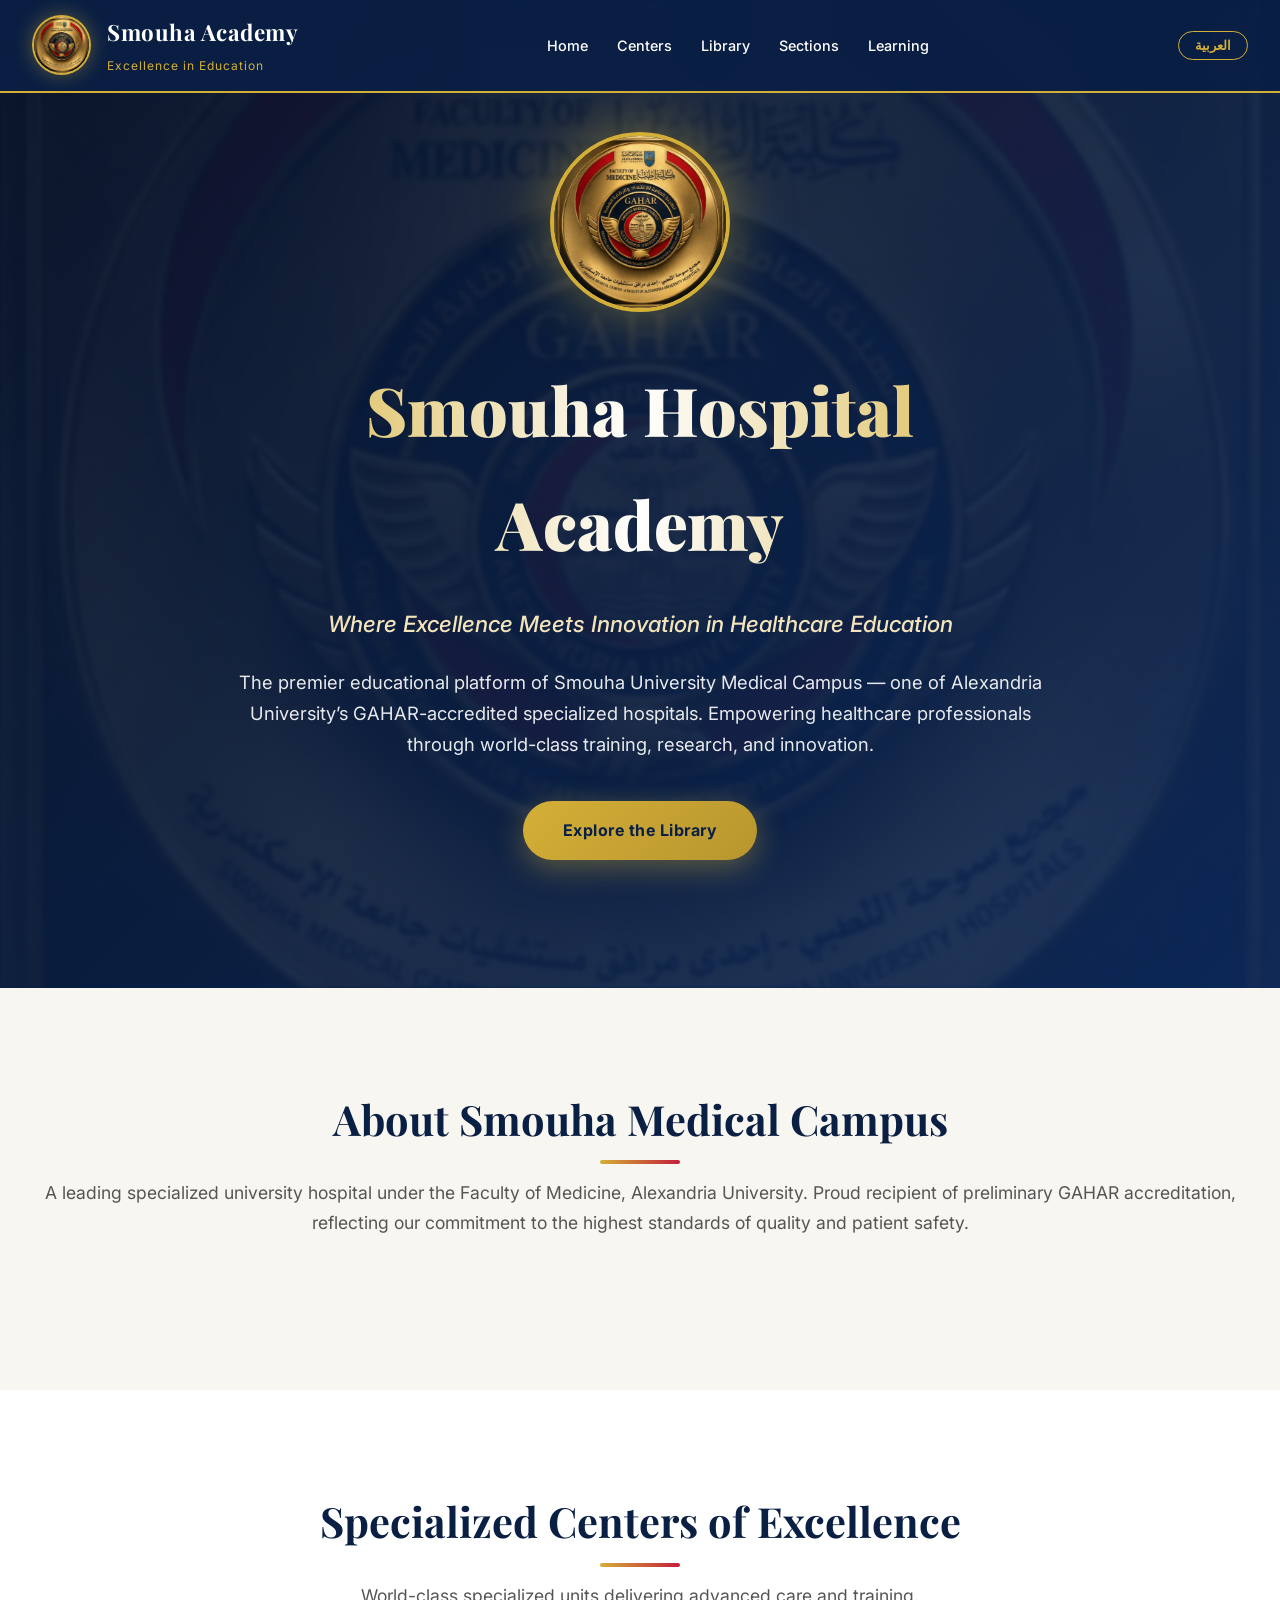
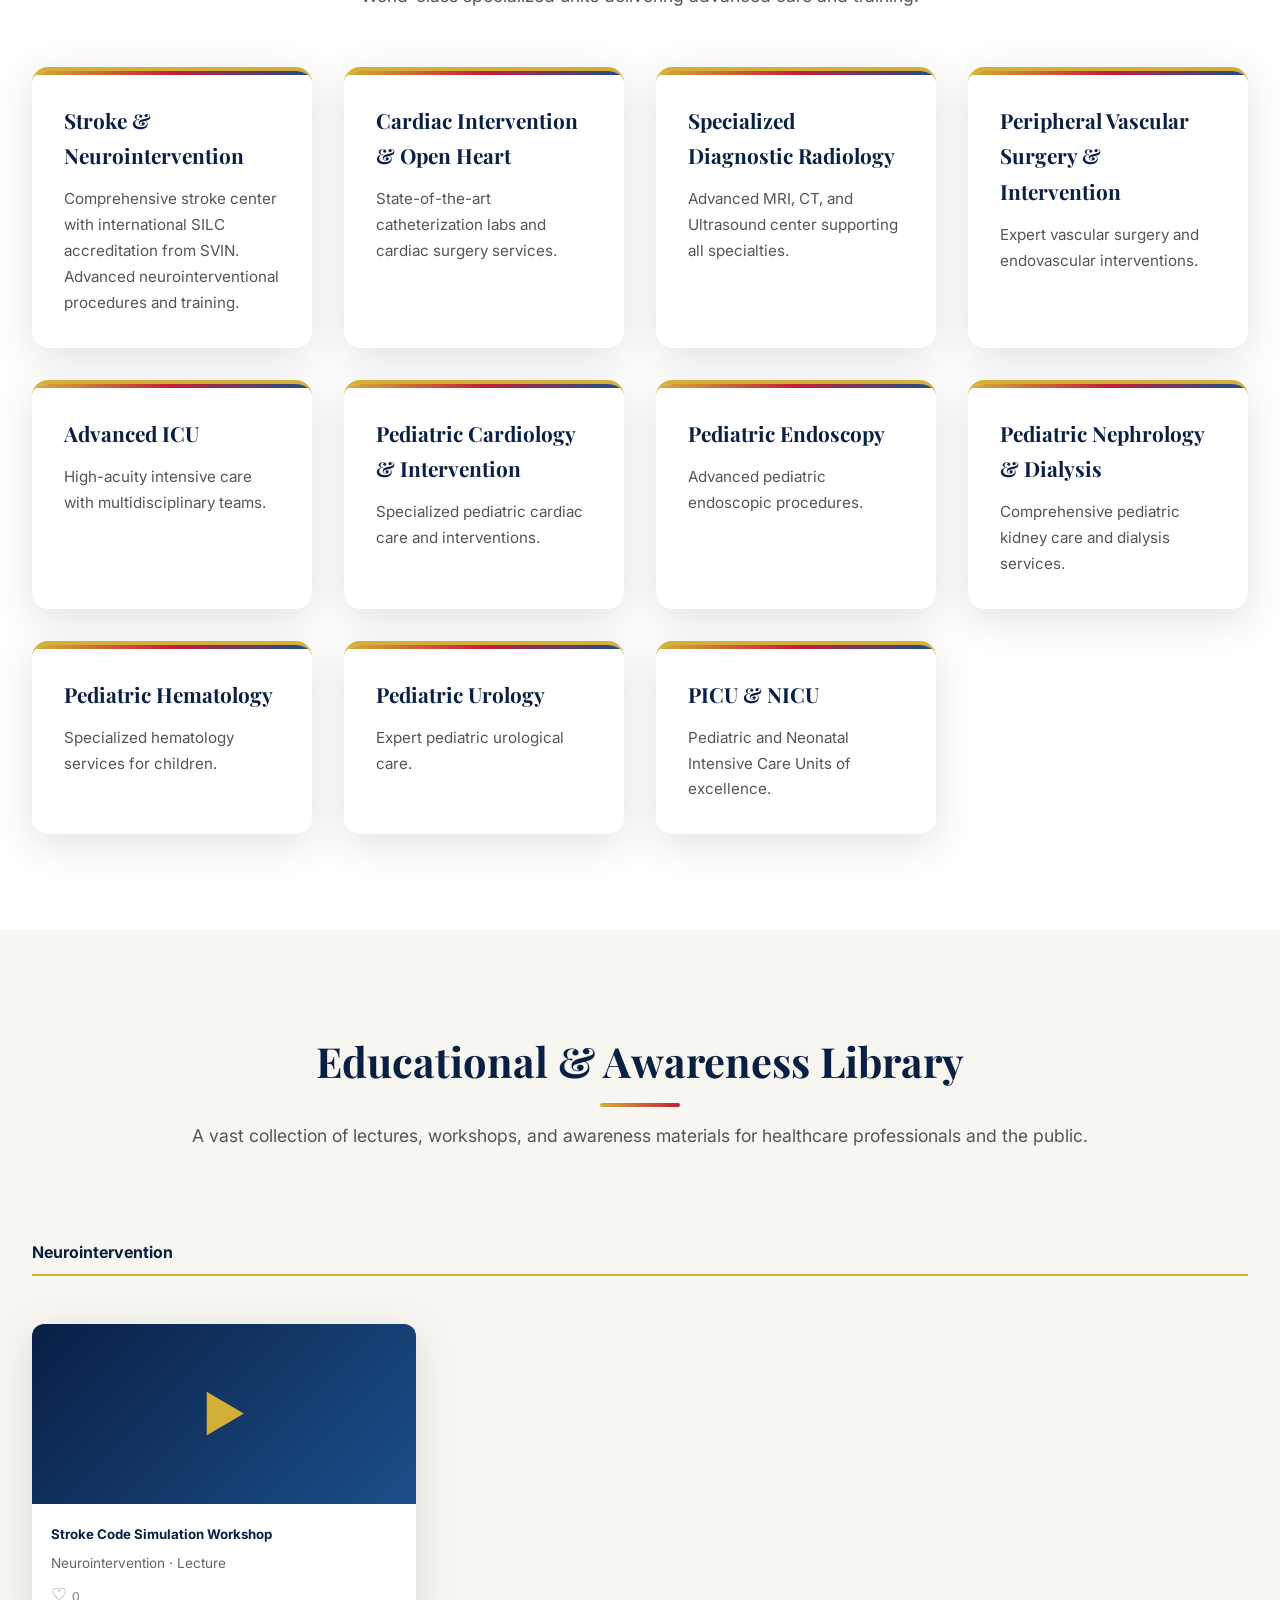
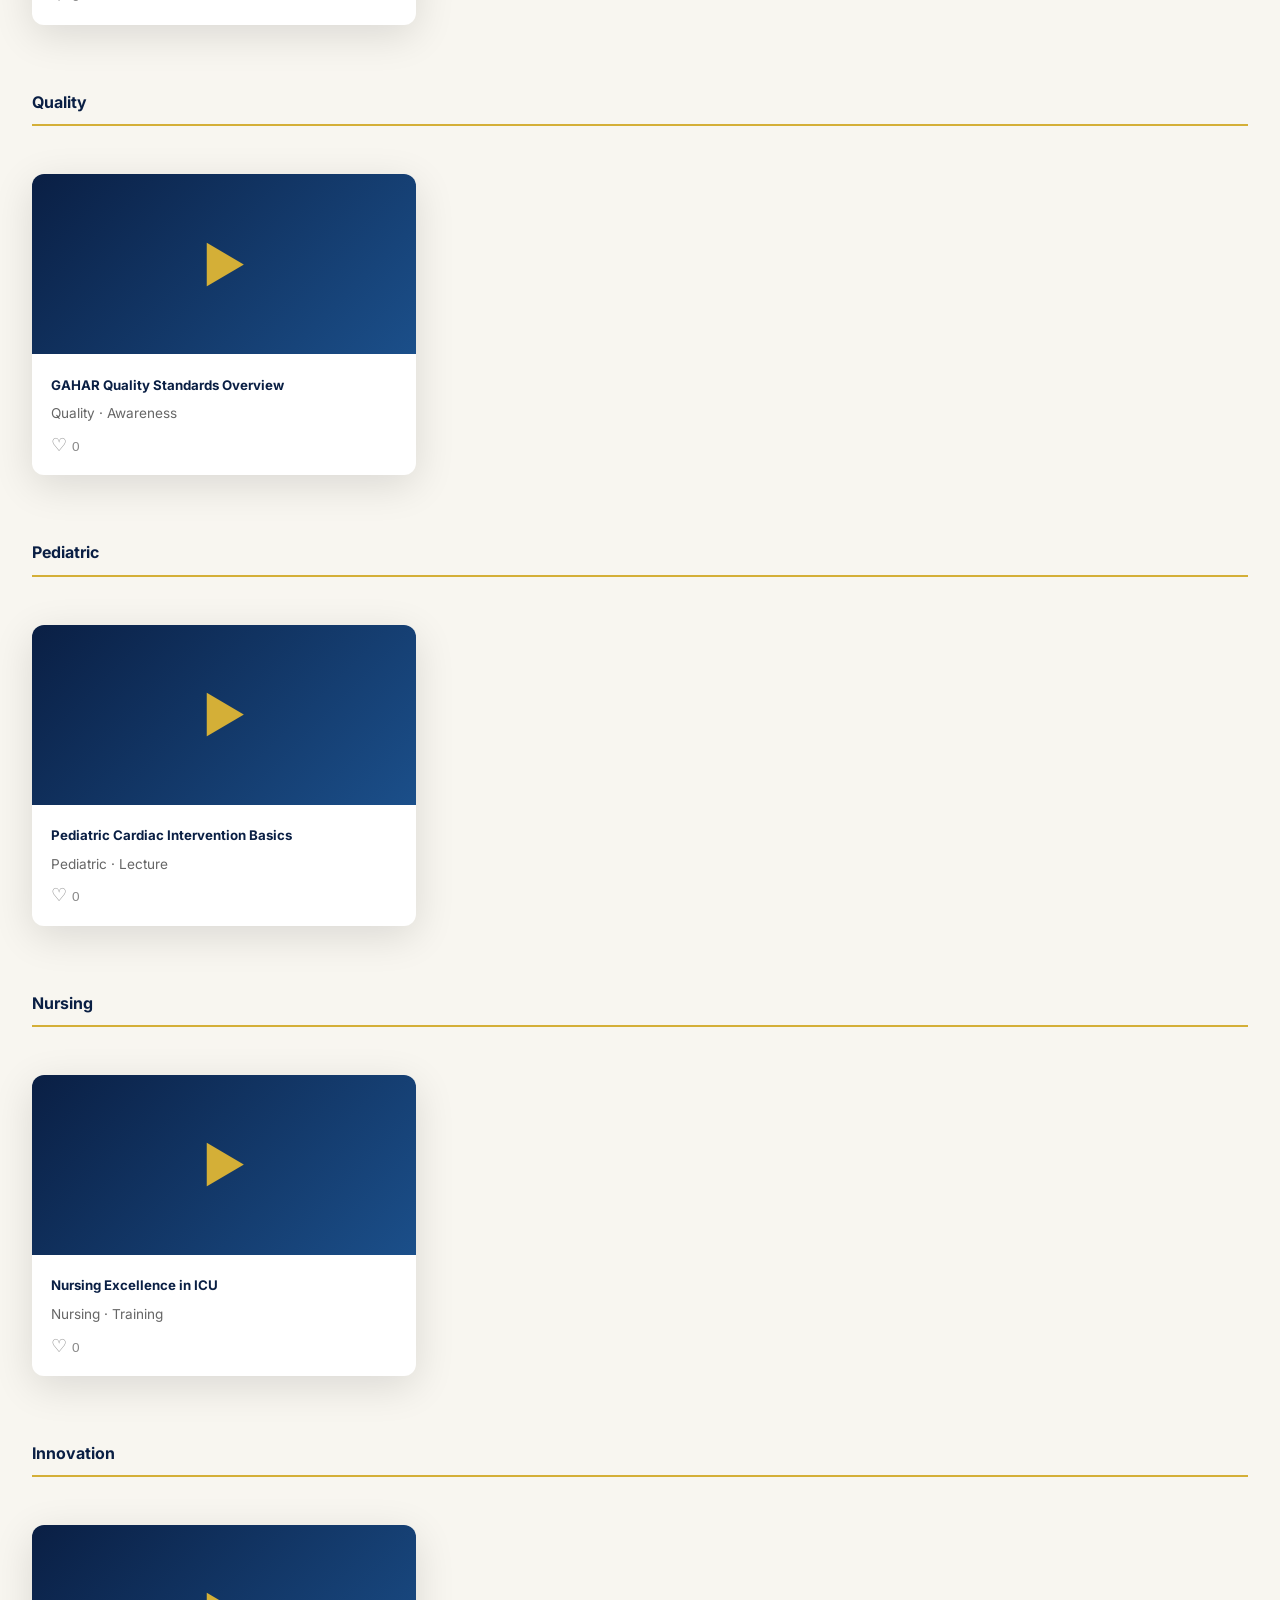
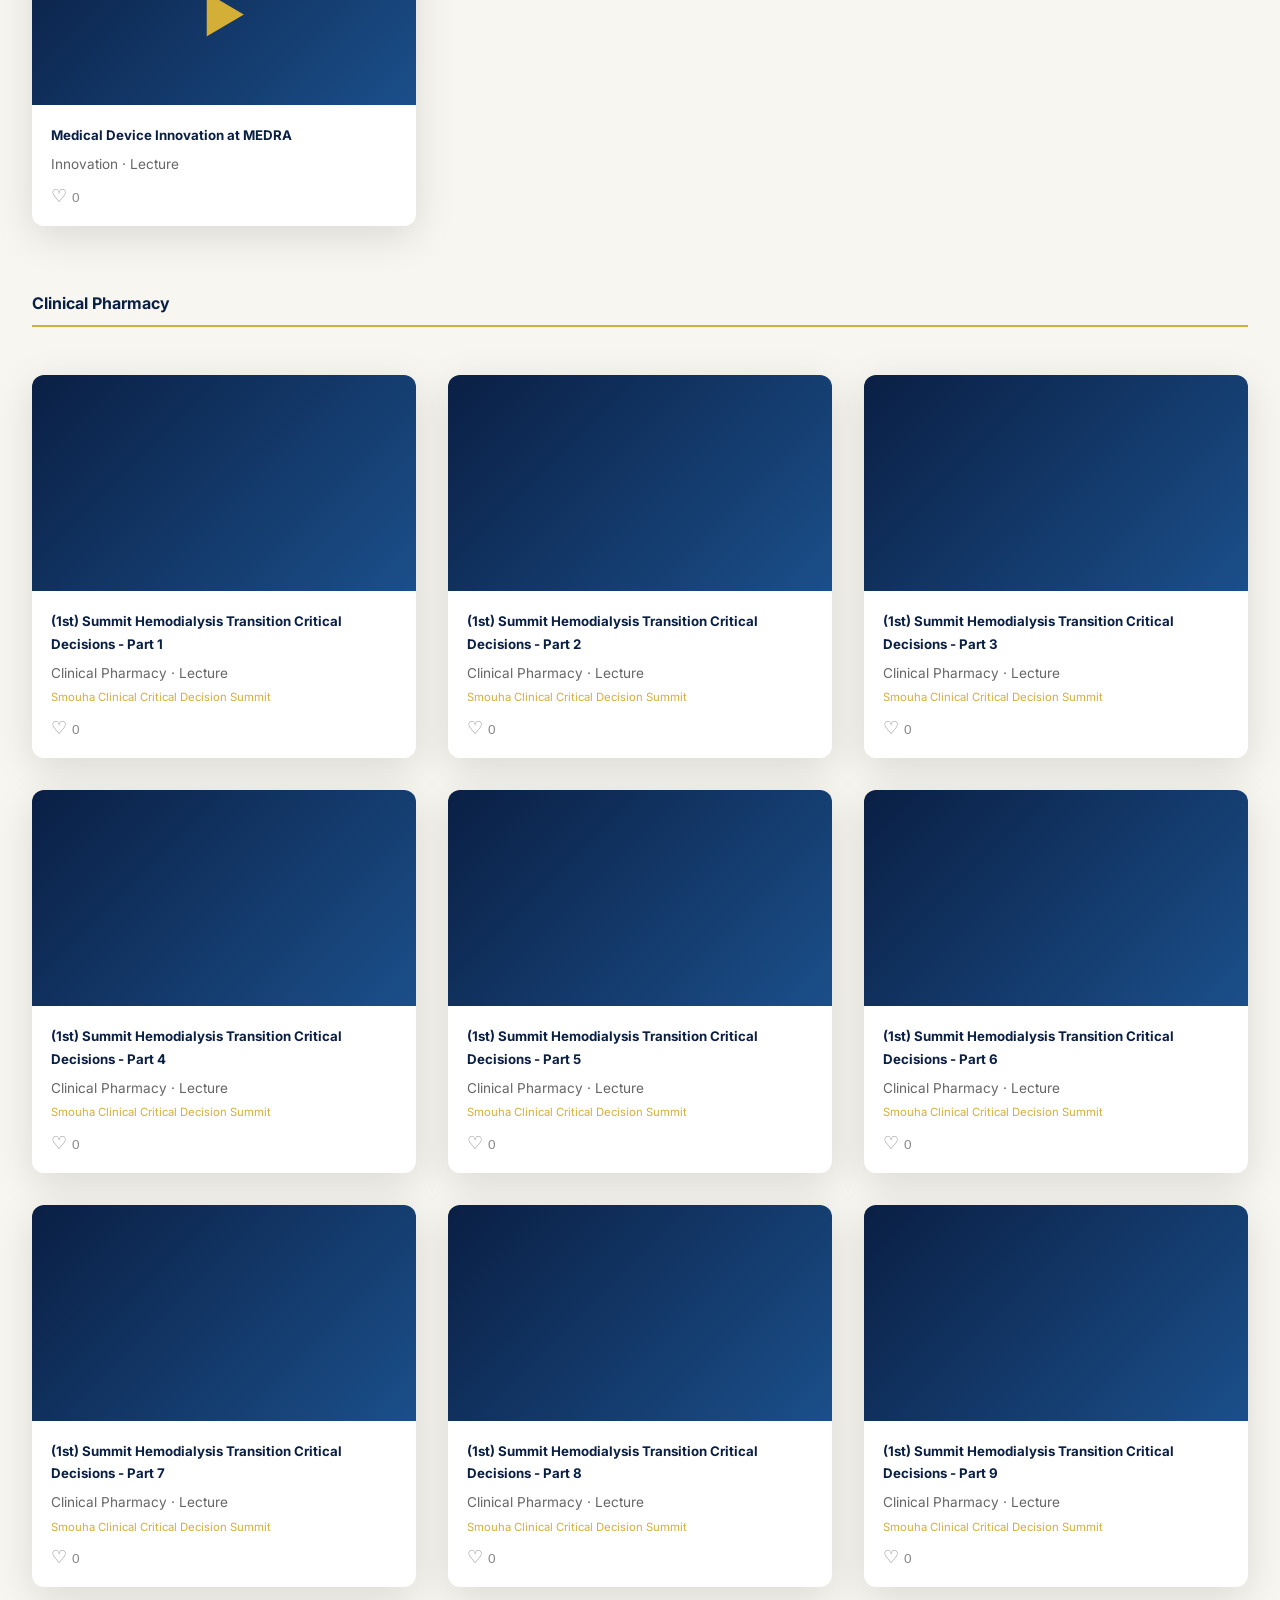
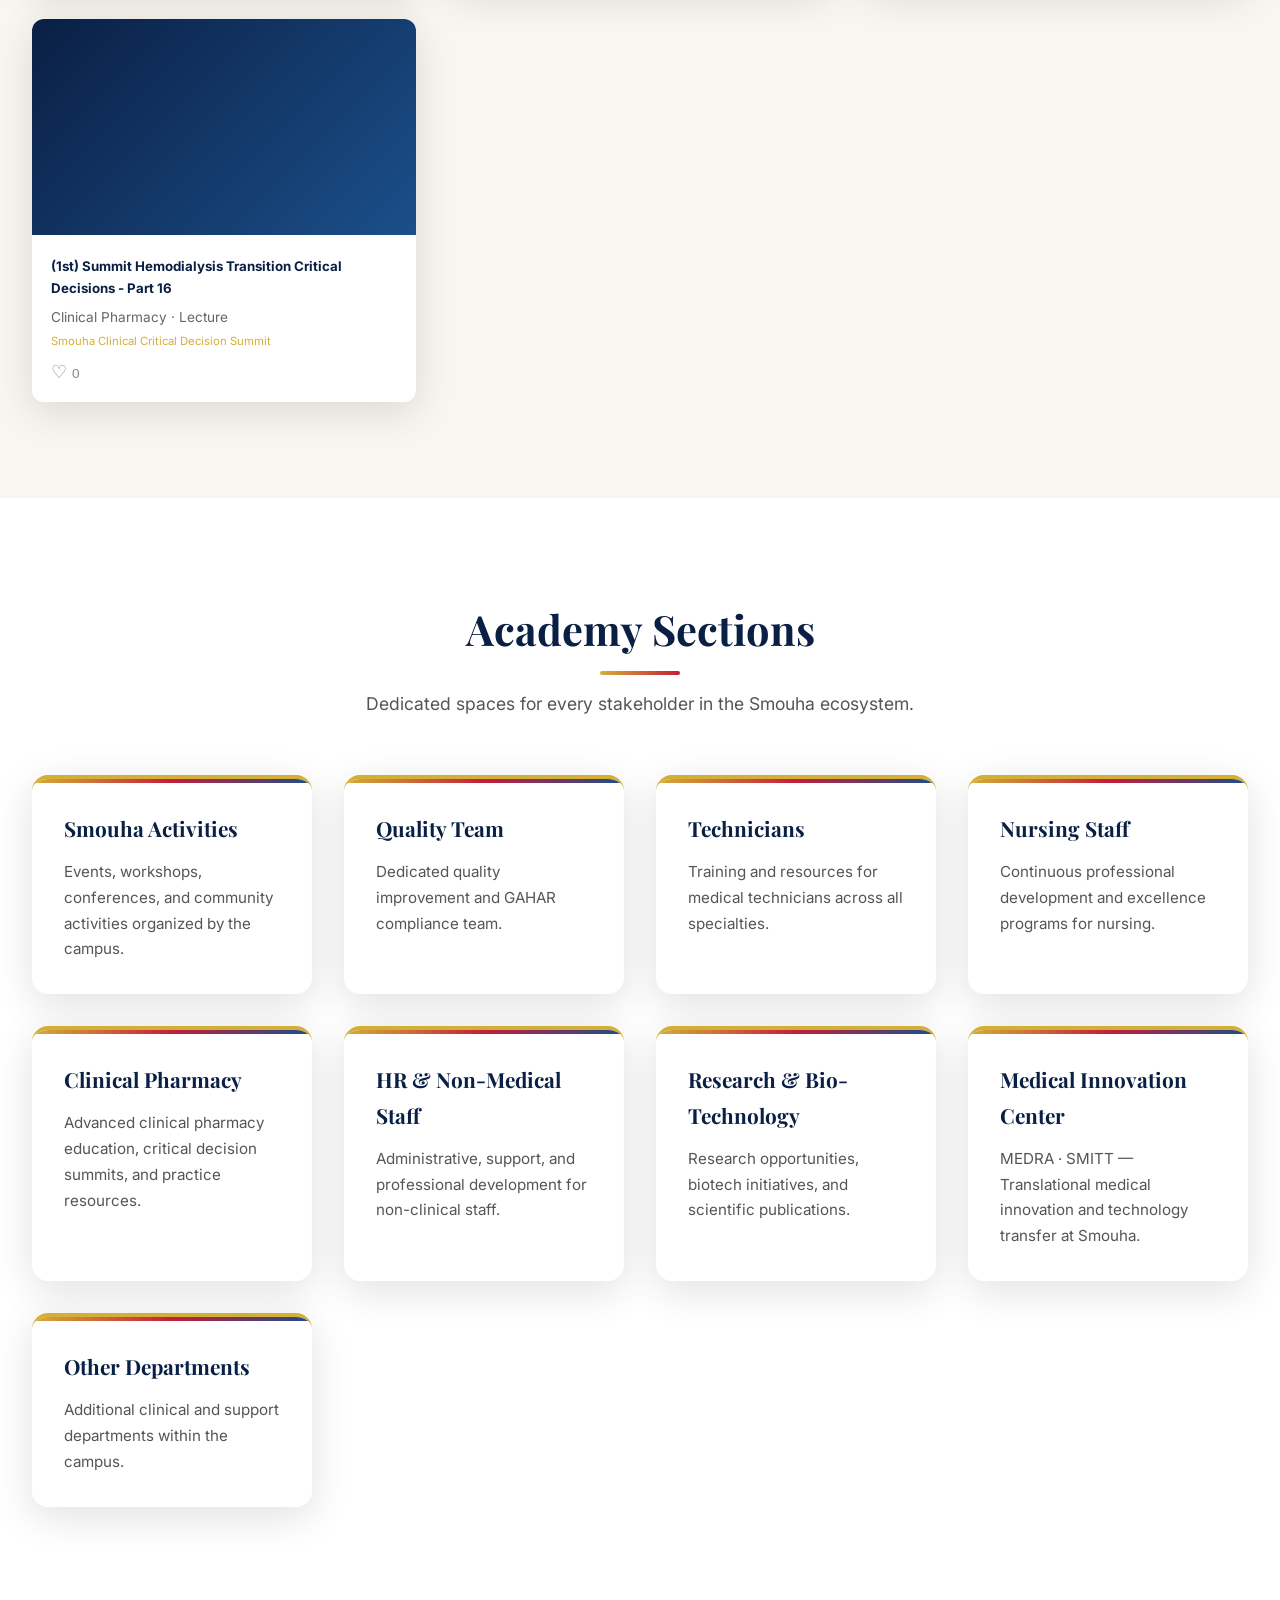
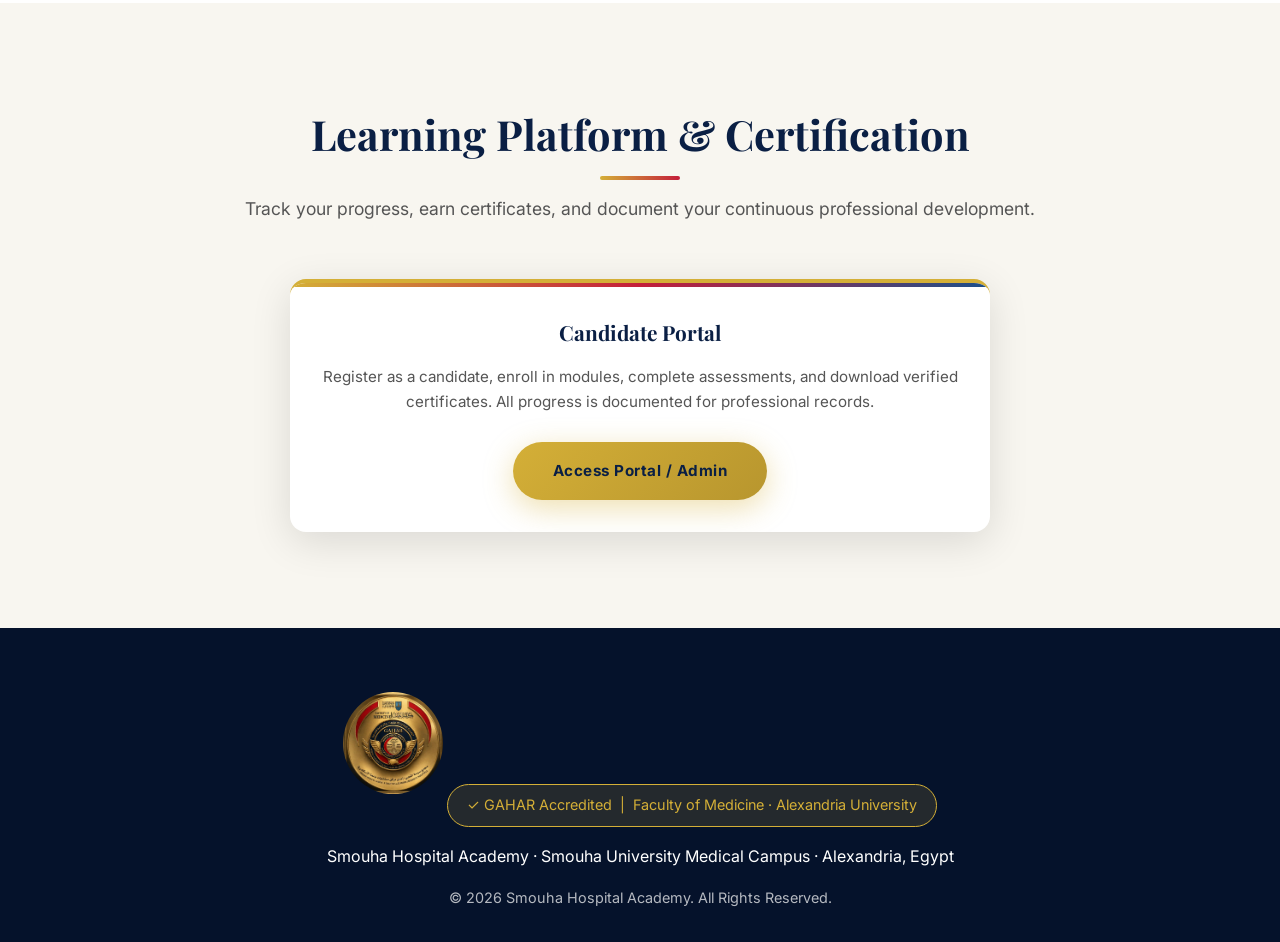
<file: index.html>
<!DOCTYPE html>
<html lang="en">
<head>
  <meta charset="UTF-8">
  <meta name="viewport" content="width=device-width, initial-scale=1.0">
  <title>Smouha Hospital Academy | أكاديمية مستشفى سموحة</title>
  <link rel="stylesheet" href="styles.css">
  <link rel="icon" href="20261103183704286-a818bc5e-2a91-492c-a914-62e47eb9ca4f.png">
</head>
<body>
  <header>
    <div class="header-inner">
      <a href="#" class="logo-area">
        <img src="20261103183704286-a818bc5e-2a91-492c-a914-62e47eb9ca4f.png" alt="Smouha Medical Campus Logo">
        <div class="logo-text">
          <h1 data-en="Smouha Academy" data-ar="أكاديمية سموحة">Smouha Academy</h1>
          <span data-en="Excellence in Education" data-ar="التميز في التعليم">Excellence in Education</span>
        </div>
      </a>
      <nav>
        <ul>
          <li><a href="#home" data-en="Home" data-ar="الرئيسية">Home</a></li>
          <li><a href="#centers" data-en="Centers" data-ar="المراكز">Centers</a></li>
          <li><a href="#library" data-en="Library" data-ar="المكتبة">Library</a></li>
          <li><a href="#sections" data-en="Sections" data-ar="الأقسام">Sections</a></li>
          <li><a href="#learning" data-en="Learning" data-ar="التعلم">Learning</a></li>
        </ul>
      </nav>
      <button class="lang-switch" id="langSwitch">العربية</button>
    </div>
  </header>

  <section class="hero" id="home">
    <div class="hero-content">
      <img src="20261103183704286-a818bc5e-2a91-492c-a914-62e47eb9ca4f.png" alt="Logo" class="hero-logo">
      <h2 data-en="Smouha Hospital Academy" data-ar="أكاديمية مستشفى سموحة">Smouha Hospital Academy</h2>
      <div class="slogan" data-en="Where Excellence Meets Innovation in Healthcare Education" data-ar="حيث يلتقي التميز بالابتكار في التعليم الصحي">Where Excellence Meets Innovation in Healthcare Education</div>
      <p data-en="The premier educational platform of Smouha University Medical Campus — one of Alexandria University’s GAHAR-accredited specialized hospitals. Empowering healthcare professionals through world-class training, research, and innovation." data-ar="المنصة التعليمية الرائدة لمجمع سموحة الطبي الجامعي — أحد مستشفيات جامعة الإسكندرية المعتمدة من الهيئة العامة للاعتماد والرقابة الصحية (GAHAR). تمكين الكوادر الصحية من خلال التدريب والبحث والابتكار على أعلى مستوى عالمي.">The premier educational platform of Smouha University Medical Campus — one of Alexandria University’s GAHAR-accredited specialized hospitals. Empowering healthcare professionals through world-class training, research, and innovation.</p>
      <a href="#library" class="btn-primary" data-en="Explore the Library" data-ar="استكشف المكتبة">Explore the Library</a>
    </div>
  </section>

  <section id="about">
    <div class="section-title">
      <h3 data-en="About Smouha Medical Campus" data-ar="عن مجمع سموحة الطبي">About Smouha Medical Campus</h3>
      <p data-en="A leading specialized university hospital under the Faculty of Medicine, Alexandria University. Proud recipient of preliminary GAHAR accreditation, reflecting our commitment to the highest standards of quality and patient safety." data-ar="مستشفى جامعي تخصصي رائد تابع لكلية الطب بجامعة الإسكندرية. حاصل على الاعتماد المبدئي من الهيئة العامة للاعتماد والرقابة الصحية (GAHAR)، مما يعكس التزامنا بأعلى معايير الجودة وسلامة المرضى.">A leading specialized university hospital under the Faculty of Medicine, Alexandria University. Proud recipient of preliminary GAHAR accreditation, reflecting our commitment to the highest standards of quality and patient safety.</p>
    </div>
    <div class="centers-grid" id="aboutContent">
      <!-- Populated by JS or static -->
    </div>
  </section>

  <section id="centers" style="background: white;">
    <div class="section-title">
      <h3 data-en="Specialized Centers of Excellence" data-ar="مراكز التميز المتخصصة">Specialized Centers of Excellence</h3>
      <p data-en="World-class specialized units delivering advanced care and training." data-ar="وحدات تخصصية عالمية المستوى تقدم رعاية وتدريب متقدم.">World-class specialized units delivering advanced care and training.</p>
    </div>
    <div class="centers-grid" id="centersGrid"></div>
  </section>

  <section id="library">
    <div class="section-title">
      <h3 data-en="Educational & Awareness Library" data-ar="مكتبة التعليم والتوعية">Educational & Awareness Library</h3>
      <p data-en="A vast collection of lectures, workshops, and awareness materials for healthcare professionals and the public." data-ar="مجموعة واسعة من المحاضرات وورش العمل والمواد التوعوية للمهنيين الصحيين والجمهور.">A vast collection of lectures, workshops, and awareness materials for healthcare professionals and the public.</p>
    </div>
    <div class="library-grid" id="libraryGrid"></div>
  </section>

  <section id="sections" style="background: white;">
    <div class="section-title">
      <h3 data-en="Academy Sections" data-ar="أقسام الأكاديمية">Academy Sections</h3>
      <p data-en="Dedicated spaces for every stakeholder in the Smouha ecosystem." data-ar="مساحات مخصصة لكل أصحاب المصلحة في منظومة سموحة.">Dedicated spaces for every stakeholder in the Smouha ecosystem.</p>
    </div>
    <div class="sections-grid" id="sectionsGrid"></div>
  </section>

  <section id="learning">
    <div class="section-title">
      <h3 data-en="Learning Platform & Certification" data-ar="منصة التعلم والتوثيق">Learning Platform & Certification</h3>
      <p data-en="Track your progress, earn certificates, and document your continuous professional development." data-ar="تتبع تقدمك، واحصل على شهادات، ووثق تطورك المهني المستمر.">Track your progress, earn certificates, and document your continuous professional development.</p>
    </div>
    <div style="text-align:center; max-width:700px; margin:0 auto;">
      <div class="card">
        <h4 data-en="Candidate Portal" data-ar="بوابة المتدربين">Candidate Portal</h4>
        <p data-en="Register as a candidate, enroll in modules, complete assessments, and download verified certificates. All progress is documented for professional records." data-ar="سجل كمتدرب، والتحق بالوحدات، وأكمل التقييمات، وحمّل شهادات موثقة. يتم توثيق كل التقدم للسجلات المهنية.">Register as a candidate, enroll in modules, complete assessments, and download verified certificates. All progress is documented for professional records.</p>
        <br>
        <a href="admin.html" class="btn-primary" style="font-size:0.95rem;" data-en="Access Portal / Admin" data-ar="الدخول للبوابة / الإدارة">Access Portal / Admin</a>
      </div>
    </div>
  </section>

  <footer>
    <img src="20261103183704286-a818bc5e-2a91-492c-a914-62e47eb9ca4f.png" alt="Logo" class="footer-logo">
    <div class="gahar-badge">
      <span>✓ GAHAR Accredited</span>
      <span>|</span>
      <span data-en="Faculty of Medicine · Alexandria University" data-ar="كلية الطب · جامعة الإسكندرية">Faculty of Medicine · Alexandria University</span>
    </div>
    <p data-en="Smouha Hospital Academy · Smouha University Medical Campus · Alexandria, Egypt" data-ar="أكاديمية مستشفى سموحة · مجمع سموحة الطبي الجامعي · الإسكندرية، مصر">Smouha Hospital Academy · Smouha University Medical Campus · Alexandria, Egypt</p>
    <p style="margin-top:1rem; opacity:0.7; font-size:0.9rem;">&copy; 2026 Smouha Hospital Academy. All Rights Reserved.</p>
  </footer>

  <script src="main.js"></script>
</body>
</html>
</file>
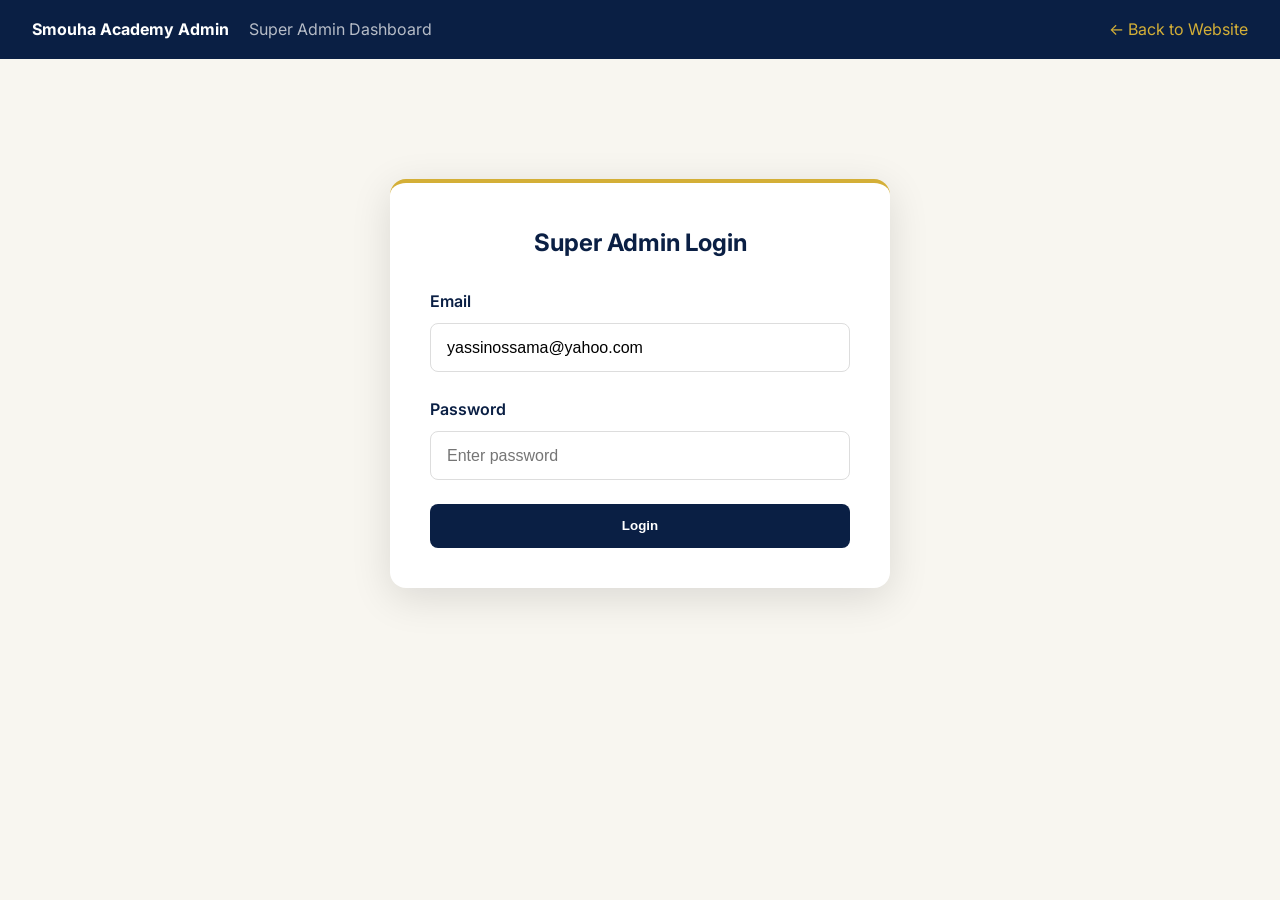
<file: admin.html>
<!DOCTYPE html>
<html lang="en">
<head>
  <meta charset="UTF-8">
  <meta name="viewport" content="width=device-width, initial-scale=1.0">
  <title>Admin Dashboard | Smouha Hospital Academy</title>
  <link rel="stylesheet" href="styles.css">
  <style>
    .admin-header { background: var(--navy); color: white; padding: 1rem 2rem; display: flex; justify-content: space-between; align-items: center; }
    .admin-header a { color: var(--gold); text-decoration: none; }
    .content-area { max-width: 1200px; margin: 2rem auto; padding: 0 1.5rem; }
    .item-list { margin-top: 1.5rem; }
    .item { background: white; padding: 1rem; margin-bottom: 0.8rem; border-radius: 8px; border-left: 4px solid var(--gold); display: flex; justify-content: space-between; align-items: center; }
    .item button { margin-left: 0.5rem; padding: 0.4rem 0.8rem; font-size: 0.85rem; }
    .save-bar { background: #f0f8ff; padding: 1rem; border-radius: 8px; margin: 1rem 0; text-align: center; border: 1px solid var(--gold); }
  </style>
</head>
<body>
  <div class="admin-header">
    <div>
      <strong>Smouha Academy Admin</strong>
      <span style="opacity:0.7; margin-left:1rem;">Super Admin Dashboard</span>
    </div>
    <a href="index.html">← Back to Website</a>
  </div>

  <div id="loginScreen" class="admin-login">
    <h2 style="text-align:center; color:var(--navy); margin-bottom:1.5rem;">Super Admin Login</h2>
    <div class="form-group">
      <label>Email</label>
      <input type="email" id="email" placeholder="yassinossama@yahoo.com" value="yassinossama@yahoo.com">
    </div>
    <div class="form-group">
      <label>Password</label>
      <input type="password" id="password" placeholder="Enter password">
    </div>
    <button class="btn" style="width:100%;" onclick="login()">Login</button>
    <p id="loginError" style="color:var(--red); text-align:center; margin-top:1rem; display:none;">Invalid credentials</p>
  </div>

  <div id="dashboard" class="content-area" style="display:none;">
    <div class="save-bar">
      <strong>All changes are saved automatically to your browser.</strong><br>
      <small>After adding/editing, go to the homepage and refresh (Ctrl+Shift+R) to see updates.</small>
    </div>

    <div class="admin-nav" id="adminNav">
      <button class="active" onclick="showSection('centers')">Centers</button>
      <button onclick="showSection('sections')">Sections</button>
      <button onclick="showSection('library')">Library / Videos</button>
      <button onclick="showSection('general')">General Texts</button>
    </div>

    <div id="centersAdmin">
      <h3>Manage Specialized Centers</h3>
      <div class="item-list" id="centersList"></div>
      <button class="btn" onclick="addCenter()" style="margin-top:1rem;">+ Add Center</button>
    </div>

    <div id="sectionsAdmin" style="display:none;">
      <h3>Manage Academy Sections</h3>
      <div class="item-list" id="sectionsList"></div>
      <button class="btn" onclick="addSection()" style="margin-top:1rem;">+ Add Section</button>
    </div>

    <div id="libraryAdmin" style="display:none;">
      <h3>Manage Educational Library</h3>
      <div class="item-list" id="libraryList"></div>
      <button class="btn" onclick="addVideo()" style="margin-top:1rem;">+ Add Video / Lecture</button>
    </div>

    <div id="generalAdmin" style="display:none;">
      <h3>General Content</h3>
      <p style="margin:1rem 0; color:#666;">Slogan and main descriptions are editable via the data attributes on the main site. Use the sections above for dynamic content. All changes are saved automatically to the browser and reflected on the public website after refresh.</p>
      <button class="btn" onclick="resetContent()">Reset to Default Content</button>
    </div>

    <div style="margin-top:2rem; text-align:center;">
      <button class="btn" onclick="logout()" style="background:var(--red);">Logout</button>
    </div>
  </div>

  <script>
    const ADMIN_EMAIL = 'yassinossama@yahoo.com';
    const ADMIN_PASS = 'mygodhelpus123456';

    const defaultContent = {
      centers: [
        { en: "Stroke & Neurointervention", ar: "السكتة الدماغية والتدخل العصبي", descEn: "Comprehensive stroke center with international SILC accreditation from SVIN.", descAr: "مركز شامل للسكتة الدماغية معتمد دولياً من SVIN." }
      ],
      sections: [
        { en: "Smouha Activities", ar: "أنشطة سموحة", descEn: "Events and workshops.", descAr: "الفعاليات وورش العمل." }
      ],
      library: [
        { titleEn: "Stroke Code Simulation Workshop", titleAr: "ورشة محاكاة كود السكتة الدماغية", cat: "Neurointervention", type: "Lecture", url: "", likes: 0, liked: false }
      ]
    };

    let content = JSON.parse(localStorage.getItem('academyContent')) || null;

    function ensureContent() {
      if (!content || !content.centers || !content.library) {
        content = JSON.parse(JSON.stringify(defaultContent));
        localStorage.setItem('academyContent', JSON.stringify(content));
      }
    }

    function login() {
      const email = document.getElementById('email').value;
      const pass = document.getElementById('password').value;
      if (email === ADMIN_EMAIL && pass === ADMIN_PASS) {
        localStorage.setItem('academyAdmin', 'true');
        document.getElementById('loginScreen').style.display = 'none';
        document.getElementById('dashboard').style.display = 'block';
        ensureContent();
        renderAdmin();
      } else {
        document.getElementById('loginError').style.display = 'block';
      }
    }

    function logout() {
      localStorage.removeItem('academyAdmin');
      location.reload();
    }

    function saveContent() {
      localStorage.setItem('academyContent', JSON.stringify(content));
      alert('Saved! Go to the homepage and press Ctrl+Shift+R to see the update.');
    }

    function showSection(sec) {
      document.querySelectorAll('#dashboard > div[id$="Admin"]').forEach(d => d.style.display = 'none');
      document.getElementById(sec + 'Admin').style.display = 'block';
      document.querySelectorAll('.admin-nav button').forEach(b => b.classList.remove('active'));
      event.target.classList.add('active');
    }

    function renderAdmin() {
      ensureContent();
      document.getElementById('centersList').innerHTML = content.centers.map((c, i) => `
        <div class="item">
          <div><strong>${c.en}</strong> / ${c.ar}</div>
          <div>
            <button onclick="editCenter(${i})">Edit</button>
            <button onclick="deleteCenter(${i})" style="background:var(--red);color:white;">Delete</button>
          </div>
        </div>
      `).join('');

      document.getElementById('sectionsList').innerHTML = content.sections.map((s, i) => `
        <div class="item">
          <div><strong>${s.en}</strong> / ${s.ar}</div>
          <div>
            <button onclick="editSection(${i})">Edit</button>
            <button onclick="deleteSection(${i})" style="background:var(--red);color:white;">Delete</button>
          </div>
        </div>
      `).join('');

      document.getElementById('libraryList').innerHTML = content.library.map((v, i) => `
        <div class="item">
          <div>
            <strong>${v.titleEn}</strong> / ${v.titleAr} <small>(${v.cat})</small>
            ${v.url ? '<br><small style="color:#1B4F8A;">🔗 ' + v.url.substring(0,70) + '</small>' : '<br><small style="color:#999;">No video link</small>'}
          </div>
          <div>
            <button onclick="editVideo(${i})">Edit</button>
            <button onclick="deleteVideo(${i})" style="background:var(--red);color:white;">Delete</button>
          </div>
        </div>
      `).join('');
    }

    function addCenter() {
      const en = prompt('English Title:');
      if (!en) return;
      const ar = prompt('Arabic Title:');
      const descEn = prompt('English Description:');
      const descAr = prompt('Arabic Description:');
      content.centers.push({ en, ar, descEn, descAr });
      saveContent(); renderAdmin();
    }

    function editCenter(i) {
      const c = content.centers[i];
      c.en = prompt('English Title:', c.en) || c.en;
      c.ar = prompt('Arabic Title:', c.ar) || c.ar;
      c.descEn = prompt('English Description:', c.descEn) || c.descEn;
      c.descAr = prompt('Arabic Description:', c.descAr) || c.descAr;
      saveContent(); renderAdmin();
    }

    function deleteCenter(i) {
      if (confirm('Delete this center?')) {
        content.centers.splice(i, 1);
        saveContent(); renderAdmin();
      }
    }

    function addSection() {
      const en = prompt('English Title:');
      if (!en) return;
      const ar = prompt('Arabic Title:');
      const descEn = prompt('English Description:');
      const descAr = prompt('Arabic Description:');
      content.sections.push({ en, ar, descEn, descAr });
      saveContent(); renderAdmin();
    }

    function editSection(i) {
      const s = content.sections[i];
      s.en = prompt('English Title:', s.en) || s.en;
      s.ar = prompt('Arabic Title:', s.ar) || s.ar;
      s.descEn = prompt('English Description:', s.descEn) || s.descEn;
      s.descAr = prompt('Arabic Description:', s.descAr) || s.descAr;
      saveContent(); renderAdmin();
    }

    function deleteSection(i) {
      if (confirm('Delete this section?')) {
        content.sections.splice(i, 1);
        saveContent(); renderAdmin();
      }
    }

    function addVideo() {
      const titleEn = prompt('English Title:');
      if (!titleEn) return;
      const titleAr = prompt('Arabic Title:');
      const cat = prompt('Category:');
      const type = prompt('Type (Lecture / Awareness / Training):');
      const url = prompt('Video / YouTube / Vimeo / Dailymotion Link (optional):') || '';
      content.library.push({ titleEn, titleAr, cat, type, url, likes: 0, liked: false });
      saveContent(); renderAdmin();
    }

    function editVideo(i) {
      const v = content.library[i];
      v.titleEn = prompt('English Title:', v.titleEn) || v.titleEn;
      v.titleAr = prompt('Arabic Title:', v.titleAr) || v.titleAr;
      v.cat = prompt('Category:', v.cat) || v.cat;
      v.type = prompt('Type:', v.type) || v.type;
      v.url = prompt('Video Link (YouTube / Vimeo / Dailymotion):', v.url || '') || '';
      saveContent(); renderAdmin();
    }

    function deleteVideo(i) {
      if (confirm('Delete this item?')) {
        content.library.splice(i, 1);
        saveContent(); renderAdmin();
      }
    }

    function resetContent() {
      if (confirm('Reset all content to default?')) {
        localStorage.removeItem('academyContent');
        content = JSON.parse(JSON.stringify(defaultContent));
        localStorage.setItem('academyContent', JSON.stringify(content));
        renderAdmin();
        alert('Reset complete.');
      }
    }

    if (localStorage.getItem('academyAdmin') === 'true') {
      document.getElementById('loginScreen').style.display = 'none';
      document.getElementById('dashboard').style.display = 'block';
      ensureContent();
      renderAdmin();
    }
  </script>
</body>
</html>
</file>
<file: styles.css>
/* Smouha Hospital Academy - Premium Styles */
@import url('https://fonts.googleapis.com/css2?family=Playfair+Display:wght@700;900&family=Tajawal:wght@400;500;700;800&family=Inter:wght@300;400;500;600;700&display=swap');

:root {
  --gold: #D4AF37;
  --gold-light: #F4E4BC;
  --navy: #0A1F44;
  --navy-dark: #05122B;
  --red: #C41E3A;
  --blue: #1B4F8A;
  --white: #FFFFFF;
  --off-white: #F8F6F0;
  --text: #1A1A1A;
  --text-light: #555;
  --shadow: 0 10px 40px rgba(0,0,0,0.12);
  --transition: all 0.4s cubic-bezier(0.4, 0, 0.2, 1);
}

* { margin: 0; padding: 0; box-sizing: border-box; }

html { scroll-behavior: smooth; }

body {
  font-family: 'Inter', 'Tajawal', sans-serif;
  background: var(--off-white);
  color: var(--text);
  line-height: 1.7;
  overflow-x: hidden;
}

body.rtl {
  direction: rtl;
  font-family: 'Tajawal', 'Inter', sans-serif;
}

/* Header */
header {
  position: fixed;
  top: 0; left: 0; right: 0;
  z-index: 1000;
  background: rgba(10, 31, 68, 0.95);
  backdrop-filter: blur(12px);
  border-bottom: 2px solid var(--gold);
  transition: var(--transition);
}

.header-inner {
  max-width: 1400px;
  margin: 0 auto;
  padding: 0.8rem 2rem;
  display: flex;
  align-items: center;
  justify-content: space-between;
}

.logo-area {
  display: flex;
  align-items: center;
  gap: 1rem;
  text-decoration: none;
}

.logo-area img {
  height: 60px;
  width: auto;
  border-radius: 50%;
  border: 2px solid var(--gold);
  box-shadow: 0 0 20px rgba(212, 175, 55, 0.4);
}

.logo-text {
  color: var(--white);
}

.logo-text h1 {
  font-family: 'Playfair Display', serif;
  font-size: 1.4rem;
  font-weight: 700;
  letter-spacing: 0.5px;
}

.logo-text span {
  font-size: 0.75rem;
  color: var(--gold);
  letter-spacing: 1px;
}

nav ul {
  display: flex;
  list-style: none;
  gap: 1.8rem;
}

nav a {
  color: var(--white);
  text-decoration: none;
  font-weight: 500;
  font-size: 0.9rem;
  position: relative;
  transition: var(--transition);
}

nav a:hover, nav a.active {
  color: var(--gold);
}

nav a::after {
  content: '';
  position: absolute;
  bottom: -4px; left: 0;
  width: 0; height: 2px;
  background: var(--gold);
  transition: var(--transition);
}

nav a:hover::after, nav a.active::after { width: 100%; }

.lang-switch {
  background: transparent;
  border: 1px solid var(--gold);
  color: var(--gold);
  padding: 0.4rem 1rem;
  border-radius: 30px;
  cursor: pointer;
  font-weight: 600;
  transition: var(--transition);
}

.lang-switch:hover {
  background: var(--gold);
  color: var(--navy);
}

/* Hero */
.hero {
  min-height: 100vh;
  background: linear-gradient(135deg, var(--navy-dark) 0%, var(--navy) 50%, #0D2A5C 100%);
  display: flex;
  align-items: center;
  justify-content: center;
  text-align: center;
  color: var(--white);
  position: relative;
  overflow: hidden;
  padding-top: 100px;
}

.hero::before {
  content: '';
  position: absolute;
  inset: 0;
  background: url('20261103183704286-a818bc5e-2a91-492c-a914-62e47eb9ca4f.png') center/cover no-repeat;
  opacity: 0.08;
  filter: blur(2px);
}

.hero-content {
  position: relative;
  z-index: 2;
  max-width: 900px;
  padding: 2rem;
}

.hero-logo {
  width: 180px;
  height: 180px;
  border-radius: 50%;
  border: 4px solid var(--gold);
  margin: 0 auto 2rem;
  box-shadow: 0 0 60px rgba(212, 175, 55, 0.5);
  object-fit: cover;
}

.hero h2 {
  font-family: 'Playfair Display', serif;
  font-size: clamp(2.5rem, 6vw, 4.2rem);
  font-weight: 900;
  margin-bottom: 1rem;
  background: linear-gradient(90deg, var(--gold), #FFF, var(--gold));
  -webkit-background-clip: text;
  -webkit-text-fill-color: transparent;
  background-clip: text;
}

.slogan {
  font-size: 1.4rem;
  color: var(--gold-light);
  margin: 1.5rem 0;
  font-style: italic;
  font-weight: 500;
}

.hero p {
  font-size: 1.15rem;
  opacity: 0.9;
  margin-bottom: 2.5rem;
}

.btn-primary {
  display: inline-block;
  background: linear-gradient(135deg, var(--gold), #B8962E);
  color: var(--navy);
  padding: 1rem 2.5rem;
  border-radius: 50px;
  text-decoration: none;
  font-weight: 700;
  letter-spacing: 0.5px;
  box-shadow: 0 8px 30px rgba(212, 175, 55, 0.4);
  transition: var(--transition);
}

.btn-primary:hover {
  transform: translateY(-3px);
  box-shadow: 0 12px 40px rgba(212, 175, 55, 0.6);
}

/* Sections */
section {
  padding: 6rem 2rem;
  max-width: 1400px;
  margin: 0 auto;
}

.section-title {
  text-align: center;
  margin-bottom: 3.5rem;
}

.section-title h3 {
  font-family: 'Playfair Display', serif;
  font-size: 2.6rem;
  color: var(--navy);
  position: relative;
  display: inline-block;
}

.section-title h3::after {
  content: '';
  position: absolute;
  bottom: -10px; left: 50%;
  transform: translateX(-50%);
  width: 80px; height: 4px;
  background: linear-gradient(90deg, var(--gold), var(--red));
  border-radius: 2px;
}

.section-title p {
  color: var(--text-light);
  margin-top: 1.5rem;
  font-size: 1.1rem;
}

/* Centers Grid */
.centers-grid, .sections-grid {
  display: grid;
  grid-template-columns: repeat(auto-fit, minmax(280px, 1fr));
  gap: 2rem;
}

.card {
  background: var(--white);
  border-radius: 16px;
  padding: 2rem;
  box-shadow: var(--shadow);
  transition: var(--transition);
  border-top: 4px solid var(--gold);
  position: relative;
  overflow: hidden;
}

.card::before {
  content: '';
  position: absolute;
  top: 0; left: 0;
  width: 100%; height: 4px;
  background: linear-gradient(90deg, var(--gold), var(--red), var(--blue));
}

.card:hover {
  transform: translateY(-10px);
  box-shadow: 0 20px 50px rgba(0,0,0,0.15);
}

.card h4 {
  color: var(--navy);
  font-size: 1.3rem;
  margin-bottom: 0.8rem;
  font-family: 'Playfair Display', serif;
}

.card p {
  color: var(--text-light);
  font-size: 0.95rem;
}

/* Library */
.library-grid {
  display: grid;
  grid-template-columns: repeat(auto-fill, minmax(320px, 1fr));
  gap: 2rem;
}

.video-card {
  background: var(--white);
  border-radius: 12px;
  overflow: hidden;
  box-shadow: var(--shadow);
  transition: var(--transition);
}

.video-card:hover { transform: translateY(-6px); }

.video-thumb {
  height: 180px;
  background: linear-gradient(135deg, var(--navy), var(--blue));
  display: flex;
  align-items: center;
  justify-content: center;
  color: var(--gold);
  font-size: 3rem;
  overflow: hidden;
}

.video-thumb img {
  width: 100%;
  height: 100%;
  object-fit: cover;
}

.video-info { padding: 1.2rem; }

.video-info h5 { color: var(--navy); margin-bottom: 0.4rem; }

/* Admin styles */
.admin-login, .admin-dashboard {
  max-width: 500px;
  margin: 120px auto 4rem;
  background: white;
  padding: 2.5rem;
  border-radius: 16px;
  box-shadow: var(--shadow);
  border-top: 4px solid var(--gold);
}

.admin-dashboard { max-width: 1100px; }

.form-group { margin-bottom: 1.5rem; }

.form-group label { display: block; margin-bottom: 0.5rem; font-weight: 600; color: var(--navy); }

.form-group input, .form-group textarea, .form-group select {
  width: 100%;
  padding: 0.9rem 1rem;
  border: 1px solid #ddd;
  border-radius: 8px;
  font-size: 1rem;
  transition: var(--transition);
}

.form-group input:focus, .form-group textarea:focus {
  outline: none;
  border-color: var(--gold);
  box-shadow: 0 0 0 3px rgba(212,175,55,0.2);
}

.btn {
  background: var(--navy);
  color: white;
  border: none;
  padding: 0.9rem 2rem;
  border-radius: 8px;
  cursor: pointer;
  font-weight: 600;
  transition: var(--transition);
}

.btn:hover { background: var(--gold); color: var(--navy); }

.admin-nav {
  display: flex;
  gap: 1rem;
  margin-bottom: 2rem;
  flex-wrap: wrap;
}

.admin-nav button {
  background: var(--off-white);
  border: 1px solid #ddd;
  padding: 0.6rem 1.2rem;
  border-radius: 8px;
  cursor: pointer;
}

.admin-nav button.active {
  background: var(--gold);
  color: var(--navy);
  border-color: var(--gold);
}

/* Footer */
footer {
  background: var(--navy-dark);
  color: var(--white);
  padding: 4rem 2rem 2rem;
  text-align: center;
}

.footer-logo { width: 100px; border-radius: 50%; margin-bottom: 1rem; }

.gahar-badge {
  display: inline-flex;
  align-items: center;
  gap: 0.5rem;
  background: rgba(212,175,55,0.15);
  padding: 0.5rem 1.2rem;
  border-radius: 30px;
  border: 1px solid var(--gold);
  color: var(--gold);
  font-size: 0.9rem;
  margin: 1rem 0;
}

/* Responsive */
@media (max-width: 900px) {
  .header-inner { flex-wrap: wrap; gap: 1rem; }
  nav ul { gap: 1rem; font-size: 0.85rem; }
  .hero h2 { font-size: 2.2rem; }
  section { padding: 4rem 1.2rem; }
}
</file>
